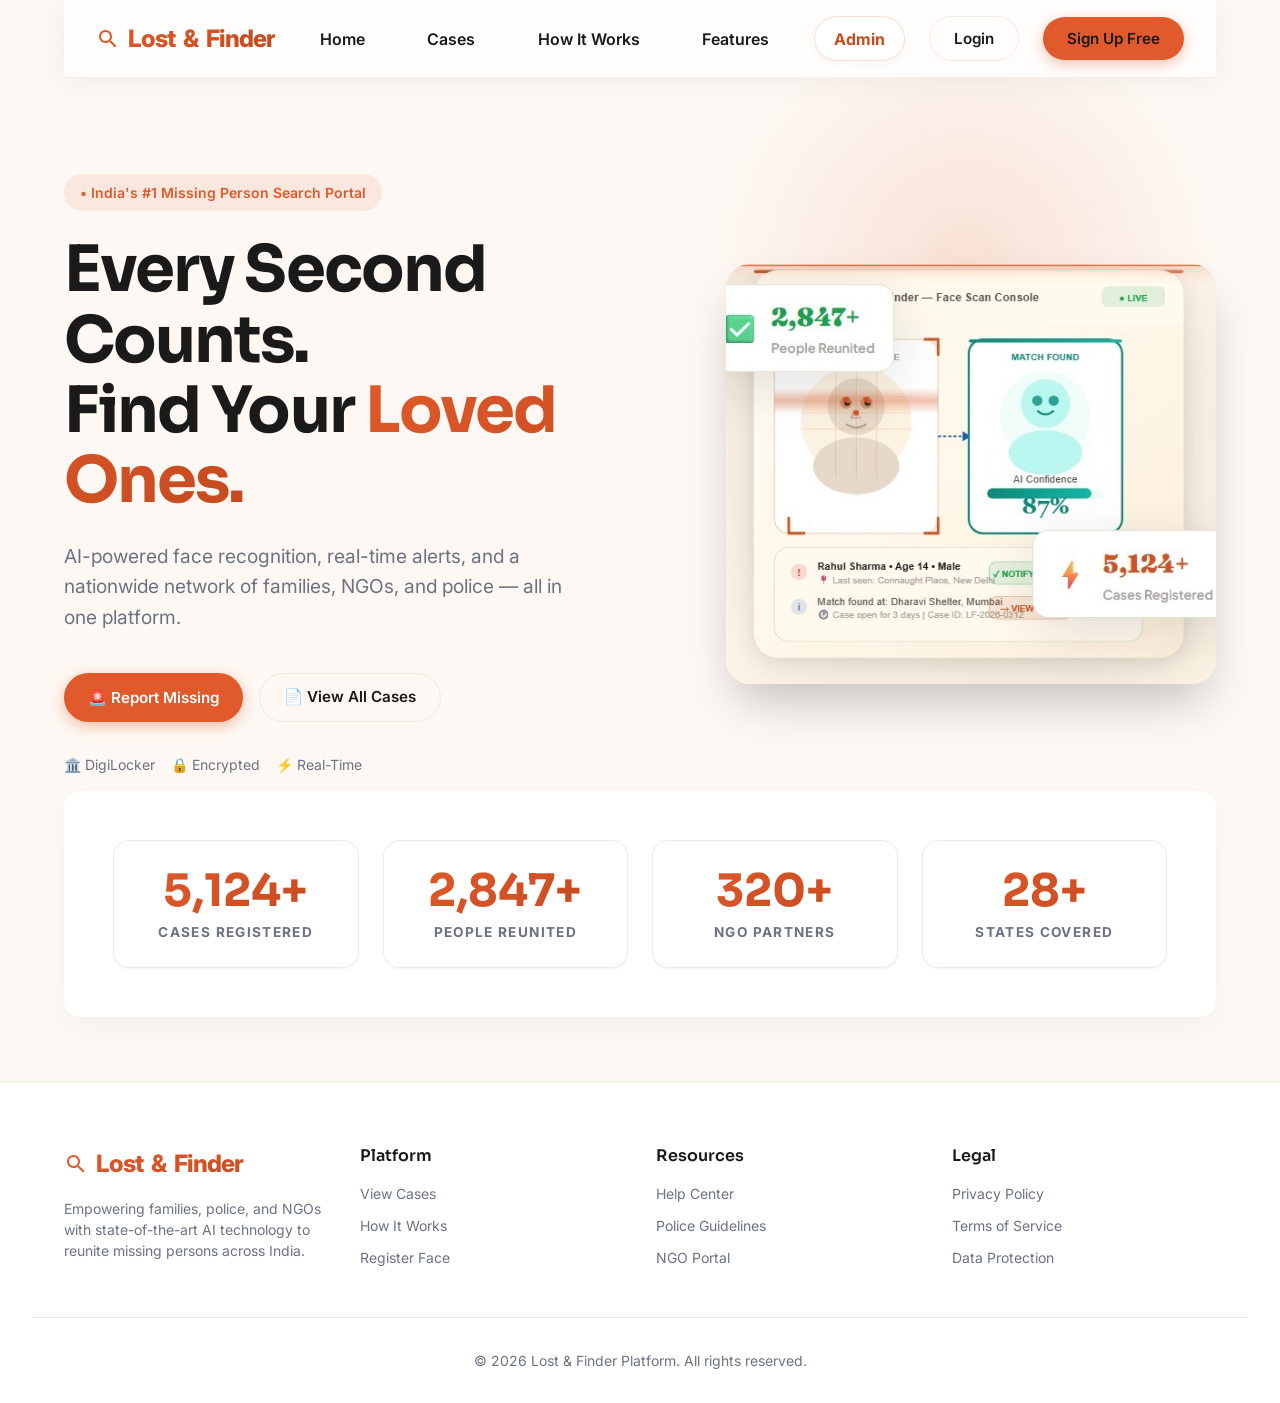
<file: frontend/index.html>
<!DOCTYPE html>
<html lang="en">
<head>
    <meta charset="UTF-8">
    <meta name="viewport" content="width=device-width, initial-scale=1.0">
    <title>Lost & Finder | India's #1 Missing Person Portal</title>
    <link rel="stylesheet" href="css/main.css">
    <link rel="stylesheet" href="css/home.css">
</head>
<body>
    <div id="toast-container"></div>

    <div class="container">
        <nav class="navbar">
            <div class="logo">
                <svg width="24" height="24" viewBox="0 0 24 24" fill="none" xmlns="http://www.w3.org/2000/svg">
                    <path d="M15.5 14H14.71L14.43 13.73C15.41 12.59 16 11.11 16 9.5C16 5.91 13.09 3 9.5 3C5.91 3 3 5.91 3 9.5C3 13.09 5.91 16 9.5 16C11.11 16 12.59 15.41 13.73 14.43L14 14.71V15.5L19 20.49L20.49 19L15.5 14ZM9.5 14C7.01 14 5 11.99 5 9.5C5 7.01 7.01 5 9.5 5C11.99 5 14 7.01 14 9.5C14 11.99 11.99 14 9.5 14Z" fill="var(--primary-orange)"/>
                </svg>
                Lost <span>&</span> Finder
            </div>
            <div class="nav-links desktop">
                <a href="#">Home</a>
<a href="cases.html">Cases</a>
                <a href="howitworks.html">How It Works</a>
                <a href="features.html">Features</a>
            </div>
            <div class="nav-links">
                <a href="admin-login.html" class="admin-link">Admin</a>
                <button class="btn btn-outline" onclick="openLoginModal()">Login</button>
                <button class="btn btn-primary" onclick="openRegisterModal()">Sign Up Free</button>
            </div>
        </nav>

        <main class="hero">
            <div class="hero-content">
                <span style="background: rgba(224, 90, 43, 0.1); color: var(--primary-orange); padding: 0.5rem 1rem; border-radius: 2rem; font-size: 0.875rem; font-weight: 600; display: inline-block; margin-bottom: 1.5rem;">
                    • India's #1 Missing Person Search Portal
                </span>
                <h1>Every Second Counts.<br>Find Your <span>Loved Ones.</span></h1>
                <p>AI-powered face recognition, real-time alerts, and a nationwide network of families, NGOs, and police — all in one platform.</p>
                <div class="hero-actions">
                    <button class="btn btn-primary" onclick="openLoginModal()">🚨 Report Missing</button>
                    <a class="btn btn-outline" href="cases.html">📄 View All Cases</a>
                </div>
                <div style="display: flex; gap: 1rem; margin-top: 2rem; flex-wrap: wrap;">
                    <span class="text-sm text-muted">🏛️ DigiLocker</span>
                    <span class="text-sm text-muted">🔒 Encrypted</span>
                    <span class="text-sm text-muted">⚡ Real-Time</span>
                </div>
            </div>
            <div class="hero-image-container">
                <img src="img/hero-preview.png" alt="Facial Recognition Dashboard Preview" style="width: 100%; display: block;">
            </div>
        </main>

        <section class="stats-section">
            <div class="stat-item">
                <h3 id="stat-cases">5,124+</h3>
                <p>Cases Registered</p>
            </div>
            <div class="stat-item">
                <h3 id="stat-reunited">2,847+</h3>
                <p>People Reunited</p>
            </div>
            <div class="stat-item">
                <h3 id="stat-ngos">320+</h3>
                <p>NGO Partners</p>
            </div>
            <div class="stat-item">
                <h3 id="stat-states">28+</h3>
                <p>States Covered</p>
            </div>
        </section>
    </div>

    <!-- Footer -->
    <footer style="background: var(--bg-white); border-top: 1px solid var(--border-light); padding: 4rem 2rem 2rem; margin-top: 4rem;">
        <div class="container" style="display: grid; grid-template-columns: repeat(auto-fit, minmax(200px, 1fr)); gap: 2rem;">
            <div>
                <div class="logo" style="margin-bottom: 1rem;">
                    <svg width="24" height="24" viewBox="0 0 24 24" fill="none" xmlns="http://www.w3.org/2000/svg">
                        <path d="M15.5 14H14.71L14.43 13.73C15.41 12.59 16 11.11 16 9.5C16 5.91 13.09 3 9.5 3C5.91 3 3 5.91 3 9.5C3 13.09 5.91 16 9.5 16C11.11 16 12.59 15.41 13.73 14.43L14 14.71V15.5L19 20.49L20.49 19L15.5 14ZM9.5 14C7.01 14 5 11.99 5 9.5C5 7.01 7.01 5 9.5 5C11.99 5 14 7.01 14 9.5C14 11.99 11.99 14 9.5 14Z" fill="var(--primary-orange)"/>
                    </svg>
                    Lost <span>&</span> Finder
                </div>
                <p class="text-muted text-sm">Empowering families, police, and NGOs with state-of-the-art AI technology to reunite missing persons across India.</p>
            </div>
            <div>
                <h4 style="margin-bottom: 1rem; font-weight: 600;">Platform</h4>
                <ul style="list-style: none; padding: 0; display: flex; flex-direction: column; gap: 0.5rem;">
                    <li><a href="cases.html" class="text-muted text-sm" style="text-decoration: none;">View Cases</a></li>
                    <li><a href="howitworks.html" class="text-muted text-sm" style="text-decoration: none;">How It Works</a></li>
                    <li><a href="#" class="text-muted text-sm" style="text-decoration: none;" onclick="openRegisterModal()">Register Face</a></li>
                </ul>
            </div>
            <div>
                <h4 style="margin-bottom: 1rem; font-weight: 600;">Resources</h4>
                <ul style="list-style: none; padding: 0; display: flex; flex-direction: column; gap: 0.5rem;">
                    <li><a href="#" class="text-muted text-sm" style="text-decoration: none;">Help Center</a></li>
                    <li><a href="#" class="text-muted text-sm" style="text-decoration: none;">Police Guidelines</a></li>
                    <li><a href="#" class="text-muted text-sm" style="text-decoration: none;">NGO Portal</a></li>
                </ul>
            </div>
            <div>
                <h4 style="margin-bottom: 1rem; font-weight: 600;">Legal</h4>
                <ul style="list-style: none; padding: 0; display: flex; flex-direction: column; gap: 0.5rem;">
                    <li><a href="#" class="text-muted text-sm" style="text-decoration: none;">Privacy Policy</a></li>
                    <li><a href="#" class="text-muted text-sm" style="text-decoration: none;">Terms of Service</a></li>
                    <li><a href="#" class="text-muted text-sm" style="text-decoration: none;">Data Protection</a></li>
                </ul>
            </div>
        </div>
        <div style="border-top: 1px solid var(--border-light); margin-top: 3rem; padding-top: 2rem; text-align: center;">
            <p class="text-muted text-sm">© 2026 Lost & Finder Platform. All rights reserved.</p>
        </div>
    </footer>

    <!-- Login Modal -->
    <div class="modal-overlay" id="loginModal">
        <div class="modal-content">
            <div class="modal-header">
                <h2>Login</h2>
                <button class="close-btn" onclick="closeModals()">&times;</button>
            </div>
            <form id="loginForm" onsubmit="handleLogin(event)">
                <div class="form-group">
                    <label>Email Address</label>
                    <input type="email" id="loginEmail" class="form-control" required>
                </div>
                <div class="form-group">
                    <label>Password</label>
                    <input type="password" id="loginPassword" class="form-control" required>
                </div>
                <button type="submit" class="btn btn-primary" style="width: 100%; margin-top: 1rem;">Login securely</button>
            </form>
            <p class="text-center mt-4 text-sm">
                Don't have an account? <span class="text-primary" onclick="openRegisterModal()">Sign Up</span>
            </p>
        </div>
    </div>

    <!-- Register Modal -->
    <div class="modal-overlay" id="registerModal">
        <div class="modal-content">
            <div class="modal-header">
                <h2>Create Account</h2>
                <button class="close-btn" onclick="closeModals()">&times;</button>
            </div>
            <form id="registerForm" onsubmit="handleRegister(event)">
                <div class="form-group">
                    <label>Full Name</label>
                    <input type="text" id="regName" class="form-control" required>
                </div>
                <div class="form-group">
                    <label>Mobile Number</label>
                    <input type="tel" id="regMobile" class="form-control" required>
                </div>
                <div class="form-group">
                    <label>Email Address</label>
                    <input type="email" id="regEmail" class="form-control" required>
                </div>
                <div class="form-group">
                    <label>Password</label>
                    <input type="password" id="regPassword" class="form-control" required placeholder="Min 8 chars, 1 uppercase, 1 digit">
                </div>
                <button type="submit" class="btn btn-primary" style="width: 100%; margin-top: 1rem;">Register Now</button>
            </form>
            <p class="text-center mt-4 text-sm">
                Already registered? <span class="text-primary" onclick="openLoginModal()">Login</span>
            </p>
        </div>
    </div>

    <script src="js/api.js"></script>
    <script src="js/auth.js"></script>
</body>
</html>
</file>
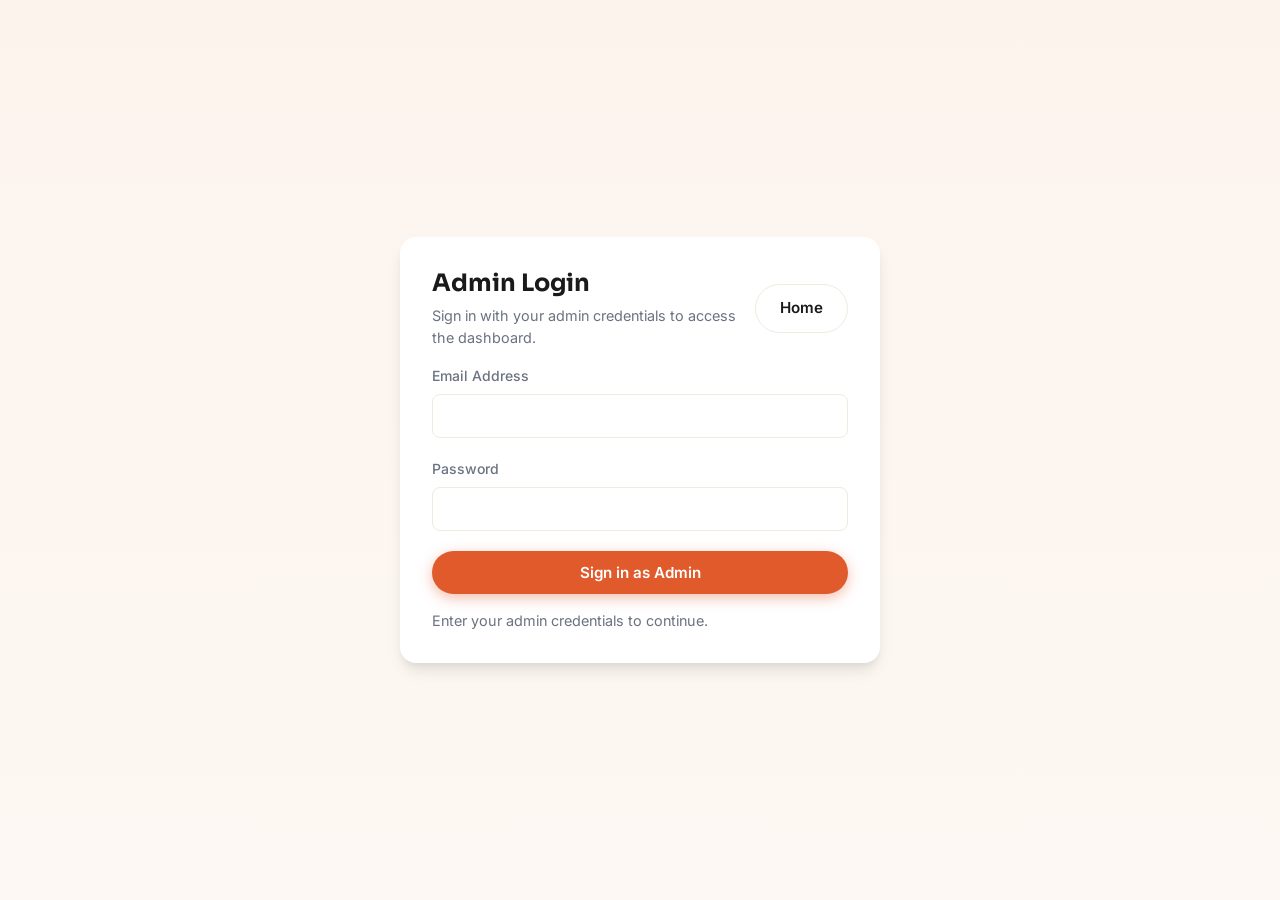
<file: frontend/admin-login.html>
<!DOCTYPE html>
<html lang="en">
<head>
    <meta charset="UTF-8">
    <meta name="viewport" content="width=device-width, initial-scale=1.0">
    <title>Admin Login | Lost & Finder</title>
    <link rel="stylesheet" href="css/main.css">
    <style>
        .auth-page {
            min-height: 100vh;
            display: flex;
            align-items: center;
            justify-content: center;
            padding: 2rem;
            background: linear-gradient(180deg, rgba(224,90,43,0.03), rgba(255,255,255,0));
        }
        .auth-card {
            width: 100%;
            max-width: 480px;
            background: var(--bg-white);
            border-radius: var(--radius-lg);
            padding: 2rem;
            box-shadow: var(--shadow-lg);
        }
        .auth-card h2 { margin-bottom: 0.5rem; }
        .auth-footer { margin-top: 1rem; display:flex; justify-content:space-between; align-items:center; }
        .hint { font-size: 0.9rem; color: var(--text-muted); }
    </style>
</head>
<body>
    <div id="toast-container"></div>
    <div class="auth-page">
        <div class="auth-card">
            <div style="display:flex; justify-content:space-between; align-items:center; margin-bottom:1rem;">
                <div>
                    <h2>Admin Login</h2>
                    <p class="hint">Sign in with your admin credentials to access the dashboard.</p>
                </div>
                <div>
                    <a href="index.html" class="btn btn-outline">Home</a>
                </div>
            </div>

            <form id="adminLoginForm" novalidate>
                <div class="form-group">
                    <label>Email Address</label>
                    <input type="email" id="loginEmail" class="form-control" required autocomplete="username">
                    <div class="error-message" id="emailError" style="color:#dc2626; font-size:0.9rem; margin-top:0.5rem; display:none;"></div>
                </div>
                <div class="form-group">
                    <label>Password</label>
                    <input type="password" id="loginPassword" class="form-control" required autocomplete="current-password">
                    <div class="error-message" id="passwordError" style="color:#dc2626; font-size:0.9rem; margin-top:0.5rem; display:none;"></div>
                </div>
                <button type="submit" class="btn btn-primary" style="width:100%">Sign in as Admin</button>
            </form>

            <div class="auth-footer">
                <div class="hint">Enter your admin credentials to continue.</div>
                <div></div>
            </div>
        </div>
    </div>

    <script src="js/api.js"></script>
    <script src="js/auth.js"></script>
    <script>
        // Client-side validation for admin login
        document.getElementById('adminLoginForm').addEventListener('submit', async function(e) {
            e.preventDefault();
            const emailEl = document.getElementById('loginEmail');
            const passEl = document.getElementById('loginPassword');
            const emailErr = document.getElementById('emailError');
            const passErr = document.getElementById('passwordError');

            emailErr.style.display = 'none'; passErr.style.display = 'none';
            let ok = true;

            const email = emailEl.value.trim();
            const password = passEl.value;
            const emailRe = /^[^@\s]+@[^@\s]+\.[^@\s]+$/;
            if (!email) { emailErr.innerText = 'Email is required.'; emailErr.style.display = 'block'; ok = false; }
            else if (!emailRe.test(email)) { emailErr.innerText = 'Please enter a valid email address.'; emailErr.style.display = 'block'; ok = false; }

            if (!password) { passErr.innerText = 'Password is required.'; passErr.style.display = 'block'; ok = false; }
            else if (password.length < 8) { passErr.innerText = 'Password must be at least 8 characters.'; passErr.style.display = 'block'; ok = false; }

            if (!ok) return;

            // Call shared login handler (auth.js)
            try {
                await handleLogin(e);
            } catch (err) {
                // handleLogin shows toast; optionally display inline message
                // If API returns 401/403, show inline error near password
                passErr.innerText = err?.message || 'Login failed. Please check credentials.';
                passErr.style.display = 'block';
            }
        });
    </script>
</body>
</html>
</file>
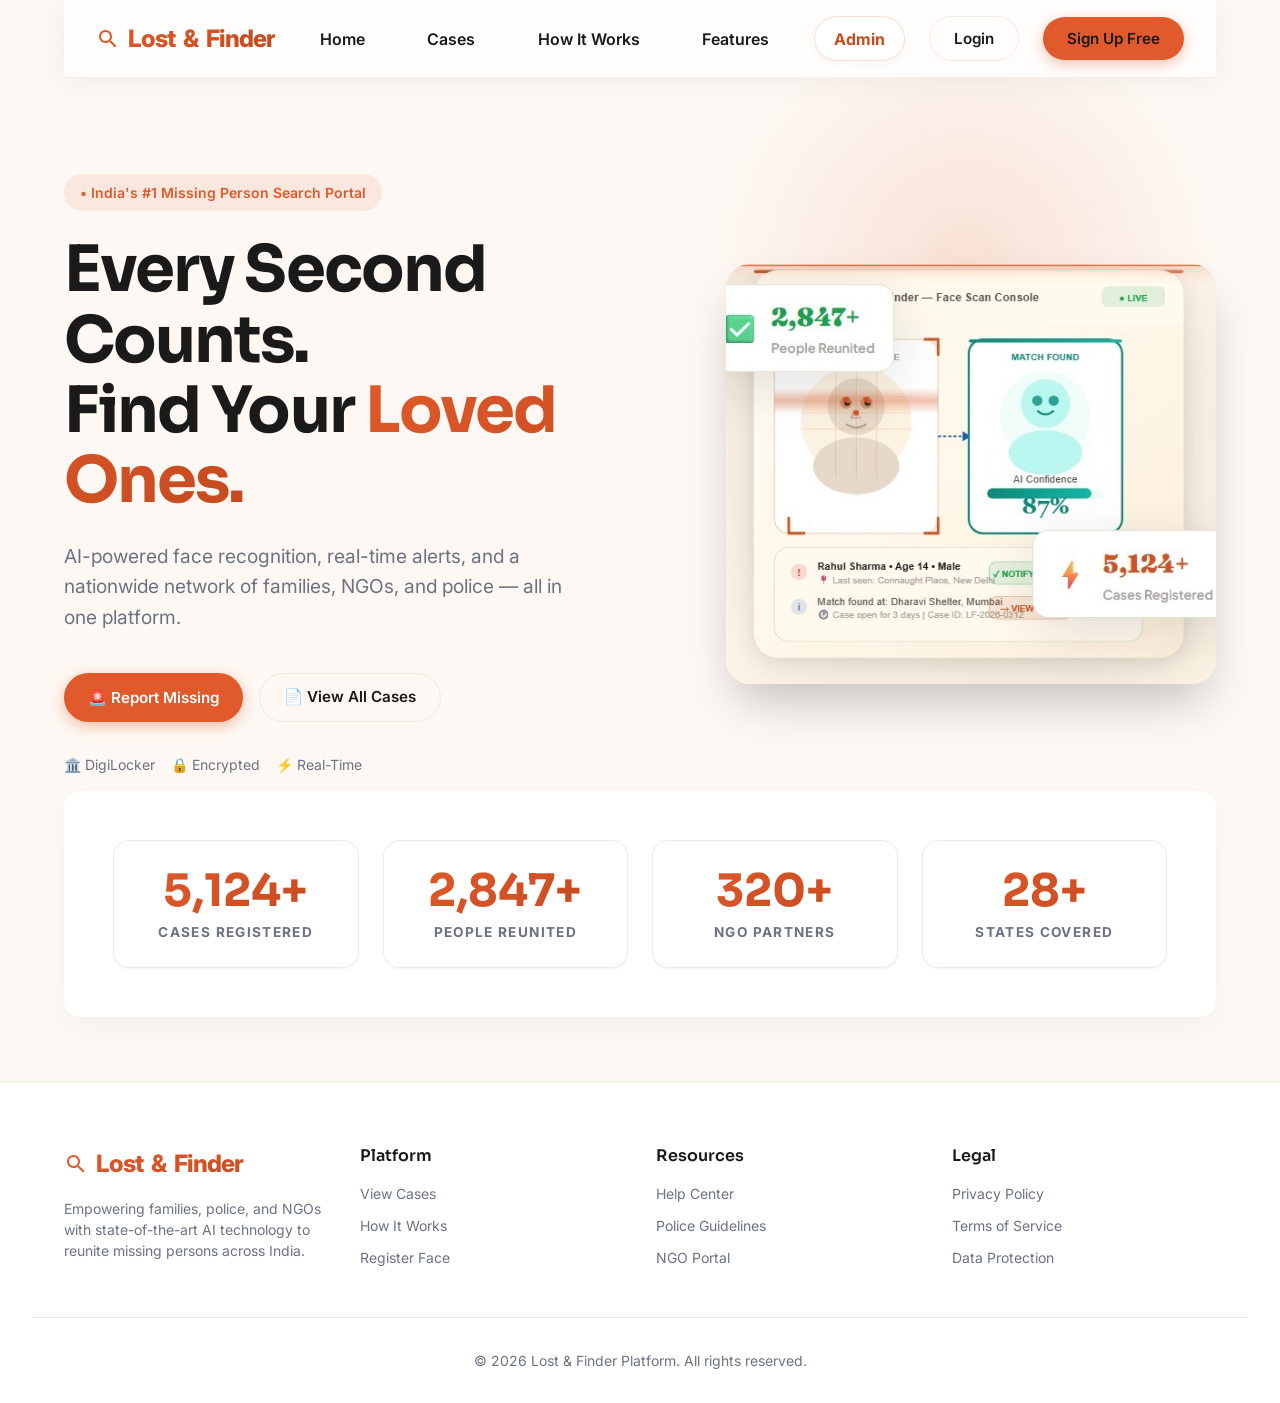
<file: frontend/admin.html>
<!DOCTYPE html>
<html lang="en">
<head>
    <meta charset="UTF-8">
    <meta name="viewport" content="width=device-width, initial-scale=1.0">
    <title>Admin Panel | Lost & Finder</title>
    <link rel="stylesheet" href="css/main.css">
    <link rel="stylesheet" href="css/dashboard.css">
    <style>
        .table {
            width: 100%;
            border-collapse: collapse;
            background: white;
            border-radius: var(--radius-md);
            overflow: hidden;
            box-shadow: var(--shadow-sm);
        }
        .table th, .table td {
            padding: 1rem;
            text-align: left;
            border-bottom: 1px solid var(--border-light);
        }
        .table th {
            background: #f8f9fa;
            font-weight: 600;
            color: var(--text-muted);
        }
        .status-badge {
            padding: 0.25rem 0.75rem;
            border-radius: 1rem;
            font-size: 0.8rem;
            font-weight: 500;
            text-transform: capitalize;
        }
        .status-pending { background: #fef3c7; color: #d97706; }
        .status-approved { background: #d1fae5; color: #059669; }
        .status-rejected { background: #fee2e2; color: #dc2626; }
        .status-found { background: #dbeafe; color: #2563eb; }
    </style>
</head>
<body>
    <div id="toast-container"></div>

    <div class="dashboard-layout">
        <!-- Sidebar -->
        <aside class="sidebar">
            <div class="sidebar-header">
                <div class="logo">
                    <span style="color:red">Admin</span> Panel
                </div>
            </div>
            <div class="menu-items">
                <div class="menu-item active" onclick="loadAdminView('reports')">📄 Manage Reports</div>
                <div class="menu-item" onclick="loadAdminView('users')">👥 Manage Users</div>
                <div style="margin-top: auto; border-top: 1px solid var(--border-light); padding-top: 1rem; margin-top: 1rem;">
                    <div class="menu-item" onclick="logout()">🚪 Logout</div>
                </div>
            </div>
        </aside>

        <!-- Main Content -->
        <main class="main-content">
            <header class="topbar">
                <h2 id="topbar-title">Admin Dashboard</h2>
                <div class="user-profile">
                    <div class="avatar" style="background: red;">A</div>
                    <span style="font-weight: 500;">Super Admin</span>
                </div>
            </header>

            <div class="content-area" id="adminContentArea">
                <!-- Content gets injected here -->
            </div>
        </main>
    </div>

    <!-- View Templates -->
    <template id="tpl-reports">
        <div class="page-title">
            <h1>Manage Reports</h1>
            <p class="text-muted">Approve, reject, or mark cases as found.</p>
        </div>
        <div style="display:flex; justify-content:space-between; align-items:center; gap:1rem; margin-bottom:1rem;">
            <div style="flex:1; max-width:420px;">
                <input id="adminReportSearch" class="form-control search" placeholder="Search reports by name, id, or status" />
            </div>
            <div style="display:flex; gap:0.5rem; align-items:center;">
                <div class="hint text-muted">Showing <span id="reportsCount">0</span> reports</div>
            </div>
        </div>

        <table class="table" id="reportsTable">
            <thead>
                <tr>
                    <th>Report ID</th>
                    <th>Name</th>
                    <th>Date Registered</th>
                    <th>Status</th>
                    <th>Actions</th>
                </tr>
            </thead>
            <tbody>
                <!-- Populated by JS -->
            </tbody>
        </table>

        <div style="display:flex; justify-content:space-between; align-items:center; margin-top:1rem;">
            <div class="hint text-muted">Page <span id="reportsPage">1</span></div>
            <div>
                <button class="btn btn-outline" id="prevPage">Prev</button>
                <button class="btn btn-outline" id="nextPage">Next</button>
            </div>
        </div>
    </template>

    <template id="tpl-users">
        <div class="page-title">
            <h1>Manage Users</h1>
            <p class="text-muted">View or delete user accounts.</p>
        </div>
        <table class="table" id="usersTable">
            <thead>
                <tr>
                    <th>Name</th>
                    <th>Email</th>
                    <th>Mobile</th>
                    <th>Joined</th>
                    <th>Actions</th>
                </tr>
            </thead>
            <tbody>
                <!-- Populated by JS -->
            </tbody>
        </table>
    </template>

    <script src="js/api.js"></script>
    <script src="js/admin.js"></script>
</body>
</html>
</file>
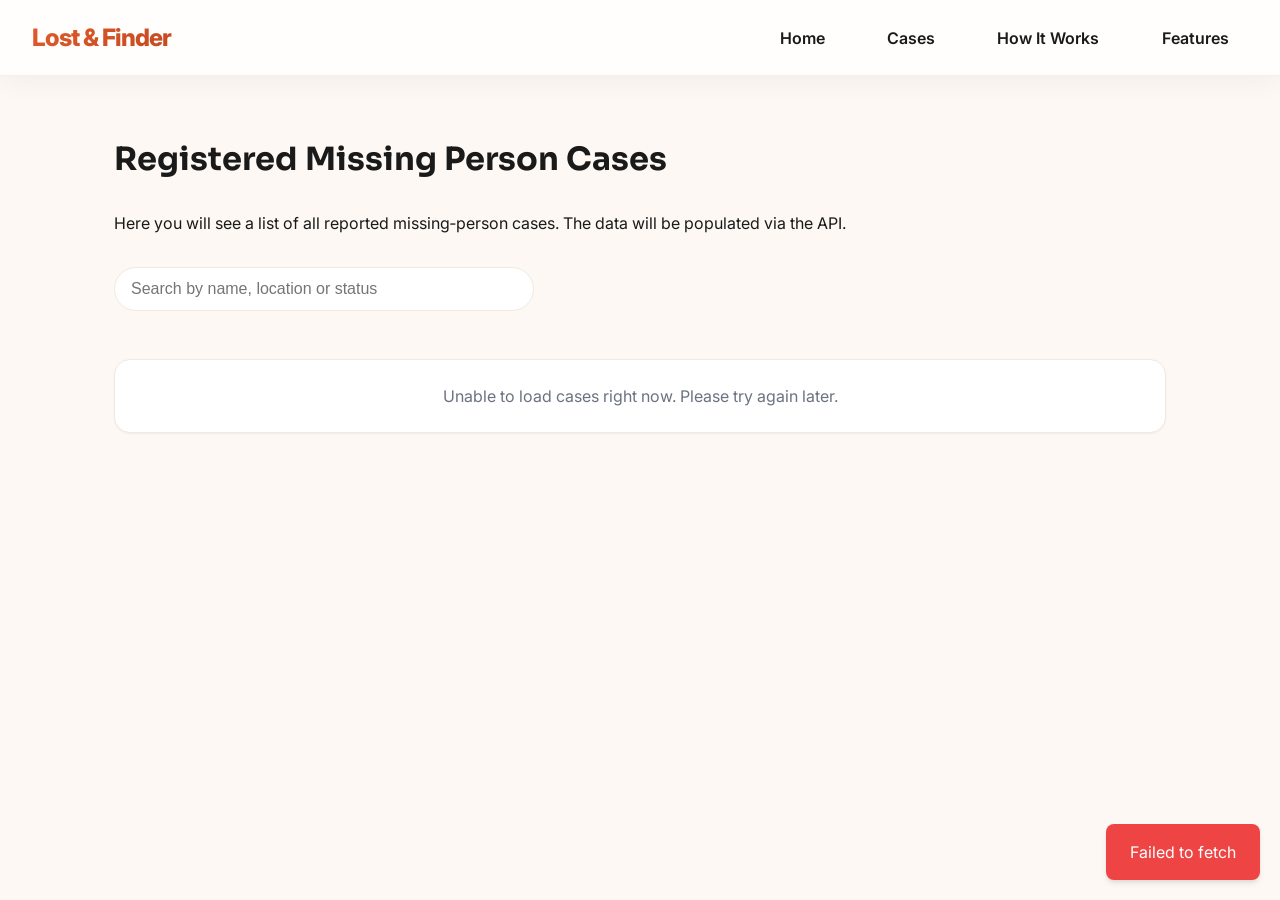
<file: frontend/cases.html>
<!DOCTYPE html>
<html lang="en">
<head>
    <meta charset="UTF-8">
    <meta name="viewport" content="width=device-width, initial-scale=1.0">
    <title>Cases | Lost & Finder</title>
    <link rel="stylesheet" href="css/main.css">
</head>
<body>
    <div id="toast-container"></div>
    <header>
        <nav class="navbar">
            <div class="logo"><a href="index.html">Lost & Finder</a></div>
            <div class="nav-links desktop">
                <a href="index.html">Home</a>
                <a href="cases.html">Cases</a>
                <a href="howitworks.html">How It Works</a>
                <a href="features.html">Features</a>
            </div>
        </nav>
    </header>
    <main class="content">
        <h1>Registered Missing Person Cases</h1>
        <p>Here you will see a list of all reported missing‑person cases. The data will be populated via the API.</p>
        <!-- Controls: search / filters -->
        <div class="controls">
            <input id="caseSearch" class="form-control search" placeholder="Search by name, location or status" />
        </div>
        <!-- Placeholder for a dynamic case list -->
        <div id="casesList">Loading cases...</div>
    </main>
    <script src="js/api.js"></script>
    <script src="js/cases.js"></script>
</body>
</html>
</file>
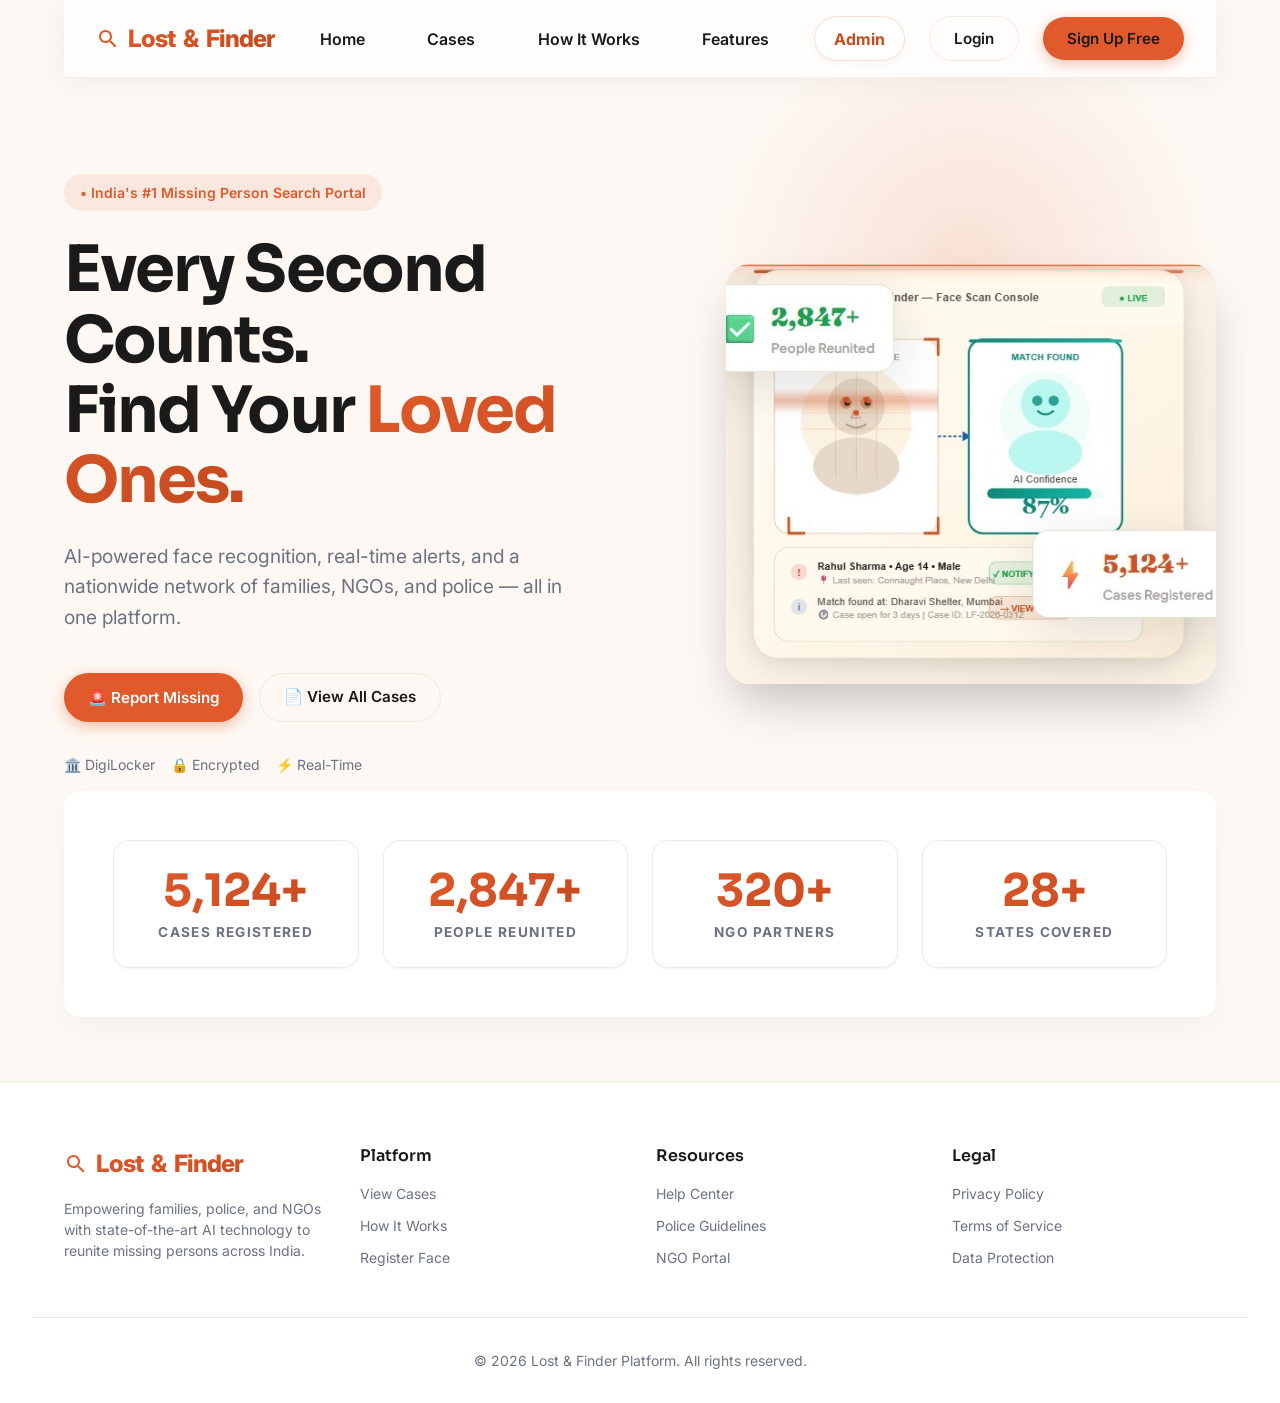
<file: frontend/dashboard.html>
<!DOCTYPE html>
<html lang="en">
<head>
    <meta charset="UTF-8">
    <meta name="viewport" content="width=device-width, initial-scale=1.0">
    <title>Dashboard | Lost & Finder</title>
    <link rel="stylesheet" href="css/main.css">
    <link rel="stylesheet" href="css/dashboard.css">
</head>
<body>
    <div id="toast-container"></div>

    <div class="dashboard-layout">
        <!-- Sidebar -->
        <aside class="sidebar">
            <div class="sidebar-header">
                <div class="logo">
                    <svg width="24" height="24" viewBox="0 0 24 24" fill="none" xmlns="http://www.w3.org/2000/svg">
                        <path d="M15.5 14H14.71L14.43 13.73C15.41 12.59 16 11.11 16 9.5C16 5.91 13.09 3 9.5 3C5.91 3 3 5.91 3 9.5C3 13.09 5.91 16 9.5 16C11.11 16 12.59 15.41 13.73 14.43L14 14.71V15.5L19 20.49L20.49 19L15.5 14ZM9.5 14C7.01 14 5 11.99 5 9.5C5 7.01 7.01 5 9.5 5C11.99 5 14 7.01 14 9.5C14 11.99 11.99 14 9.5 14Z" fill="var(--primary-orange)"/>
                    </svg>
                    L&F
                </div>
            </div>
            <div class="menu-items">
                <div class="menu-item active" onclick="loadView('overview')">📊 Overview</div>
                <div class="menu-item" onclick="loadView('reportMissing')">🚨 Report Missing</div>
                <div class="menu-item" onclick="loadView('addFamily')">👨‍👩‍👧 Add Family Member</div>
                <div class="menu-item" onclick="loadView('searchFace')">🔍 Search by Face</div>
                <div class="menu-item" onclick="loadView('searchDetails')">📝 Search by Details</div>
                <div class="menu-item" onclick="loadView('myReports')">📄 My Reports</div>
                <div class="menu-item" onclick="loadView('notifications')">🔔 Notifications</div>
                <div style="margin-top: auto; border-top: 1px solid var(--border-light); padding-top: 1rem; margin-top: 1rem;">
                    <div class="menu-item" onclick="logout()">🚪 Logout</div>
                </div>
            </div>
        </aside>

        <!-- Main Content -->
        <main class="main-content">
            <header class="topbar">
                <h2 id="topbar-title">Dashboard</h2>
                <div class="user-profile">
                    <div class="notification-bell" onclick="loadView('notifications')">
                        🔔 <span class="badge" id="notifBadge" style="display: none;">0</span>
                    </div>
                    <div class="avatar" id="userAvatar">U</div>
                    <span id="userName" style="font-weight: 500;">User</span>
                </div>
            </header>

            <div class="content-area" id="contentArea">
                <!-- Content gets injected here -->
            </div>
        </main>
    </div>

    <!-- View Templates (Hidden) -->
    <template id="tpl-overview">
        <div class="page-title">
            <h1>Welcome back, <span id="overviewName">User</span></h1>
            <p class="text-muted">Here is an overview of your activity.</p>
        </div>
        <div class="grid">
            <div class="card" style="border-top: 4px solid var(--primary-orange)">
                <h3>My Active Reports</h3>
                <h1 id="countReports" style="font-size: 3rem; margin-top: 1rem;">0</h1>
            </div>
            <div class="card" style="border-top: 4px solid var(--accent-blue)">
                <h3>Family Members Registered</h3>
                <h1 id="countFamily" style="font-size: 3rem; margin-top: 1rem;">0</h1>
            </div>
        </div>
    </template>

    <template id="tpl-reportMissing">
        <div class="page-title">
            <h1>Report Missing Person</h1>
            <p class="text-muted">Provide accurate details to help locate the person faster.</p>
        </div>
        <div class="card" style="max-width: 800px;">
            <form id="reportForm" onsubmit="submitReport(event)">
                <div class="form-grid">
                    <div class="form-group">
                        <label>Name (If known)</label>
                        <input type="text" name="name" class="form-control">
                    </div>
                    <div class="form-group">
                        <label>Approx Age</label>
                        <input type="number" name="age" class="form-control">
                    </div>
                    <div class="form-group">
                        <label>Gender</label>
                        <select name="gender" class="form-control">
                            <option value="Male">Male</option>
                            <option value="Female">Female</option>
                            <option value="Other">Other</option>
                        </select>
                    </div>
                    <div class="form-group">
                        <label>Contact Number</label>
                        <input type="tel" name="contact" class="form-control" required>
                    </div>
                    <div class="form-group full">
                        <label>Clothes Description</label>
                        <input type="text" name="clothes" class="form-control" placeholder="E.g. Red shirt, blue jeans">
                    </div>
                    <div class="form-group full">
                        <label>Last Seen / Found Location</label>
                        <input type="text" name="location" class="form-control" required>
                    </div>
                    <div class="form-group full">
                        <label>Date</label>
                        <input type="date" name="date" class="form-control" required>
                    </div>
                    <div class="form-group full">
                        <label>Recent Photo (Required for AI Match)</label>
                        <input type="file" name="photo" class="form-control" accept="image/*" required>
                    </div>
                    <div class="form-group full">
                        <label>Extra Notes</label>
                        <textarea name="notes" class="form-control" rows="3"></textarea>
                    </div>
                </div>
                <button type="submit" class="btn btn-primary" id="btnReportSubmit">Submit Report</button>
            </form>
        </div>
    </template>

    <template id="tpl-addFamily">
        <div class="page-title">
            <h1>Add Family Member</h1>
            <p class="text-muted">Register your family member's face for automated match alerts.</p>
        </div>
        <div class="card" style="max-width: 800px;">
            <form id="familyForm" onsubmit="submitFamily(event)">
                <div class="form-grid">
                    <div class="form-group">
                        <label>Name</label>
                        <input type="text" name="name" class="form-control" required>
                    </div>
                    <div class="form-group">
                        <label>Relation</label>
                        <input type="text" name="relation" class="form-control" required placeholder="E.g. Son, Mother">
                    </div>
                    <div class="form-group full">
                        <label>Clear Photo of Face</label>
                        <input type="file" name="photo" class="form-control" accept="image/*" required>
                    </div>
                </div>
                <button type="submit" class="btn btn-primary" id="btnFamilySubmit">Register Family Member</button>
            </form>
        </div>
    </template>

    <template id="tpl-searchFace">
        <div class="page-title">
            <h1>Search by Face</h1>
            <p class="text-muted">Upload an image of a person to check against our missing database.</p>
        </div>
        <div class="card" style="max-width: 600px;">
            <form id="searchFaceForm" onsubmit="submitFaceSearch(event)">
                <div class="form-group">
                    <label>Upload Image</label>
                    <input type="file" name="photo" class="form-control" accept="image/*" required id="searchPhotoInput">
                </div>
                <button type="submit" class="btn btn-primary" id="btnFaceSearch">Scan Database</button>
            </form>
        </div>
        <div id="searchResults" style="margin-top: 2rem;" class="grid"></div>
    </template>

    <template id="tpl-searchDetails">
        <div class="page-title">
            <h1>Search by Details</h1>
            <p class="text-muted">Search missing persons by keywords like red shirt, cutmark, location, or name.</p>
        </div>
        <div class="card" style="max-width: 600px;">
            <form id="searchDetailsForm" onsubmit="submitTextSearch(event)">
                <div class="form-group">
                    <label>Keywords (e.g. Red shirt, Delhi, cutmark)</label>
                    <input type="text" name="q" id="searchKeywordInput" class="form-control" placeholder="Enter keywords to search..." required>
                </div>
                <button type="submit" class="btn btn-primary" id="btnTextSearch">Search Database</button>
            </form>
        </div>
        <div id="textSearchResults" style="margin-top: 2rem;" class="grid"></div>
    </template>

    <template id="tpl-myReports">
        <div class="page-title">
            <h1>My Reports</h1>
            <p class="text-muted">Cases you have registered.</p>
        </div>
        <div id="reportsList" class="grid">
            <!-- Rendered by JS -->
        </div>
    </template>

    <template id="tpl-notifications">
        <div class="page-title">
            <div style="display:flex; justify-content:space-between; align-items:center;">
                <div>
                    <h1>Notifications</h1>
                    <p class="text-muted">Alerts and updates about your cases.</p>
                </div>
                <button class="btn btn-outline" onclick="markAllRead()">Mark all as read</button>
            </div>
        </div>
        <div id="notificationsList" style="display:flex; flex-direction:column; gap:1rem; max-width:800px;">
            <!-- Rendered by JS -->
        </div>
    </template>

    <script src="js/api.js"></script>
    <script src="js/dashboard.js"></script>
</body>
</html>
</file>
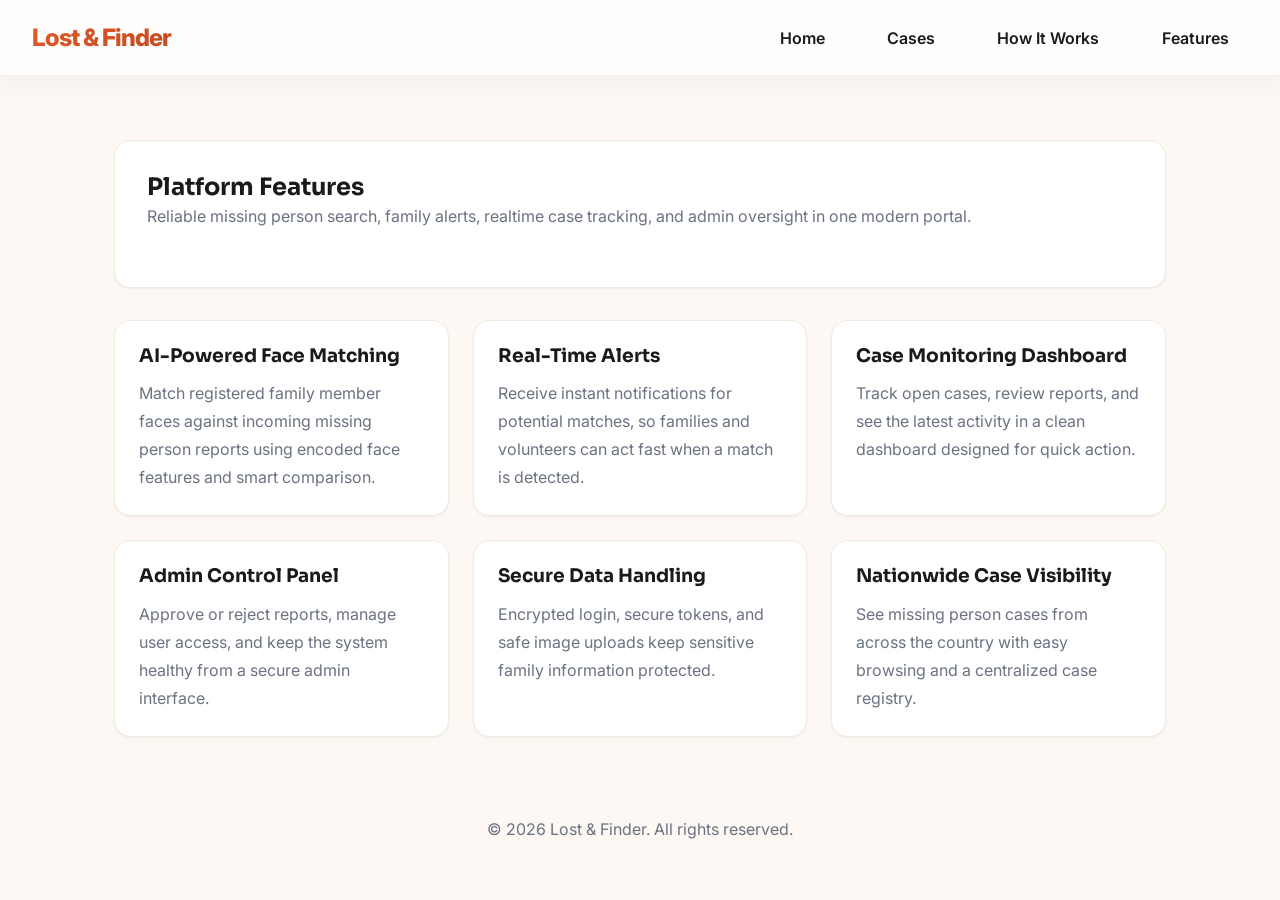
<file: frontend/features.html>
<!DOCTYPE html>
<html lang="en">
<head>
    <meta charset="UTF-8">
    <meta name="viewport" content="width=device-width, initial-scale=1.0">
    <title>Features | Lost & Finder</title>
    <link rel="stylesheet" href="css/main.css">
</head>
<body>
    <div id="toast-container"></div>

    <header class="navbar">
        <div class="logo"><a href="index.html">Lost & Finder</a></div>
        <div class="nav-links desktop">
            <a href="index.html">Home</a>
            <a href="cases.html">Cases</a>
            <a href="howitworks.html">How It Works</a>
            <a href="features.html">Features</a>
        </div>
    </header>

    <main class="content">
        <section class="section">
            <div class="page-title">
                <h1>Platform Features</h1>
                <p class="text-muted">Reliable missing person search, family alerts, realtime case tracking, and admin oversight in one modern portal.</p>
            </div>
        </section>

        <section class="feature-grid">
            <article class="feature-card">
                <h3>AI-Powered Face Matching</h3>
                <p>Match registered family member faces against incoming missing person reports using encoded face features and smart comparison.</p>
            </article>
            <article class="feature-card">
                <h3>Real-Time Alerts</h3>
                <p>Receive instant notifications for potential matches, so families and volunteers can act fast when a match is detected.</p>
            </article>
            <article class="feature-card">
                <h3>Case Monitoring Dashboard</h3>
                <p>Track open cases, review reports, and see the latest activity in a clean dashboard designed for quick action.</p>
            </article>
            <article class="feature-card">
                <h3>Admin Control Panel</h3>
                <p>Approve or reject reports, manage user access, and keep the system healthy from a secure admin interface.</p>
            </article>
            <article class="feature-card">
                <h3>Secure Data Handling</h3>
                <p>Encrypted login, secure tokens, and safe image uploads keep sensitive family information protected.</p>
            </article>
            <article class="feature-card">
                <h3>Nationwide Case Visibility</h3>
                <p>See missing person cases from across the country with easy browsing and a centralized case registry.</p>
            </article>
        </section>
    </main>

    <footer class="footer">
        <p>&copy; 2026 Lost & Finder. All rights reserved.</p>
    </footer>

    <script src="js/api.js"></script>
</body>
</html>
</file>
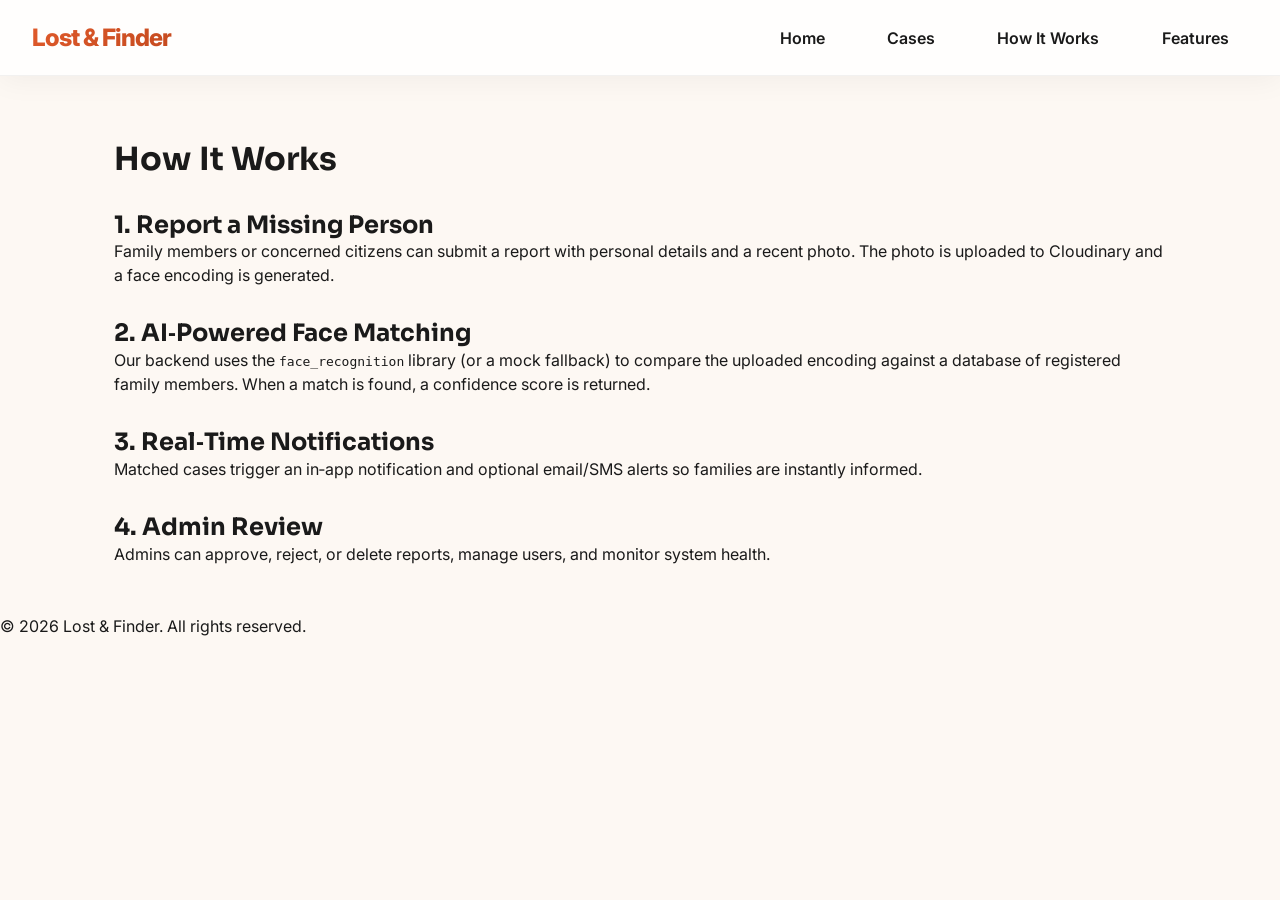
<file: frontend/howitworks.html>
<!DOCTYPE html>
<html lang="en">
<head>
    <meta charset="UTF-8">
    <meta name="viewport" content="width=device-width, initial-scale=1.0">
    <title>How It Works - Lost & Finder</title>
    <link rel="stylesheet" href="css/main.css">
</head>
<body>
    <div id="toast-container"></div>
    <header class="navbar">
        <div class="logo"><a href="index.html">Lost & Finder</a></div>
        <nav class="nav-links desktop">
            <a href="index.html">Home</a>
            <a href="cases.html">Cases</a>
            <a href="howitworks.html">How It Works</a>
            <a href="features.html">Features</a>
        </nav>
    </header>
    <main class="content">
        <h1>How It Works</h1>
        <section>
            <h2>1. Report a Missing Person</h2>
            <p>Family members or concerned citizens can submit a report with personal details and a recent photo. The photo is uploaded to Cloudinary and a face encoding is generated.</p>
        </section>
        <section>
            <h2>2. AI‑Powered Face Matching</h2>
            <p>Our backend uses the <code>face_recognition</code> library (or a mock fallback) to compare the uploaded encoding against a database of registered family members. When a match is found, a confidence score is returned.</p>
        </section>
        <section>
            <h2>3. Real‑Time Notifications</h2>
            <p>Matched cases trigger an in‑app notification and optional email/SMS alerts so families are instantly informed.</p>
        </section>
        <section>
            <h2>4. Admin Review</h2>
            <p>Admins can approve, reject, or delete reports, manage users, and monitor system health.</p>
        </section>
    </main>
    <footer>
        <p>&copy; 2026 Lost & Finder. All rights reserved.</p>
    </footer>
    <script src="js/api.js"></script>
</body>
</html>
</file>
<file: frontend/css/main.css>
@import url('https://fonts.googleapis.com/css2?family=Inter:wght@400;500;600&family=Sora:wght@600;700;800&display=swap');

:root {
  --bg-cream: #FDF8F3;
  --bg-white: #FFFFFF;
  --primary-orange: #E05A2B;
  --primary-dark: #C44A1F;
  --text-dark: #1A1A1A;
  --text-muted: #6B7280;
  --accent-blue: #2563EB;
  --success-green: #10B981;
  --border-light: #F0EAE0;
  --font-display: 'Sora', sans-serif;
  --font-body: 'Inter', sans-serif;
  --shadow-sm: 0 1px 2px 0 rgba(0, 0, 0, 0.05);
  --shadow-md: 0 4px 6px -1px rgba(0, 0, 0, 0.1), 0 2px 4px -1px rgba(0, 0, 0, 0.06);
  --shadow-lg: 0 10px 15px -3px rgba(0, 0, 0, 0.1), 0 4px 6px -2px rgba(0, 0, 0, 0.05);
  --shadow-orange: 0 4px 14px 0 rgba(224, 90, 43, 0.39);
  --radius-md: 0.5rem;
  --radius-lg: 1rem;
  --radius-full: 9999px;
}

* {
  margin: 0;
  padding: 0;
  box-sizing: border-box;
}

body {
  font-family: var(--font-body);
  background-color: var(--bg-cream);
  color: var(--text-dark);
  line-height: 1.5;
  -webkit-font-smoothing: antialiased;
}

h1, h2, h3, h4, h5, h6 {
  font-family: var(--font-display);
  color: var(--text-dark);
  line-height: 1.2;
}

a {
  text-decoration: none;
  color: inherit;
}

button {
  cursor: pointer;
  font-family: inherit;
  border: none;
  outline: none;
}

.container {
  max-width: 1200px;
  margin: 0 auto;
  padding: 0 1.5rem;
}

.navbar {
  display: flex;
  align-items: center;
  justify-content: space-between;
  gap: 1.5rem;
  padding: 1rem 2rem;
  position: sticky;
  top: 0;
  z-index: 50;
  background: rgba(255, 255, 255, 0.8);
  backdrop-filter: blur(12px);
  -webkit-backdrop-filter: blur(12px);
  border-bottom: 1px solid rgba(0,0,0,0.05);
  box-shadow: 0 4px 30px rgba(0, 0, 0, 0.05);
  transition: all 0.3s ease;
  margin-bottom: 1rem;
}

.logo {
  font-size: 1.5rem;
  font-weight: 800;
  letter-spacing: -0.04em;
  display: flex;
  align-items: center;
  gap: 0.5rem;
  background: linear-gradient(135deg, var(--primary-orange), var(--primary-dark));
  -webkit-background-clip: text;
  -webkit-text-fill-color: transparent;
}

.nav-links {
  display: flex;
  align-items: center;
  gap: 1.5rem;
  flex-wrap: wrap;
}

/* Pill style for desktop nav links */
.nav-links.desktop a {
  padding: 0.6rem 1.2rem;
  border-radius: 9999px;
  transition: all 0.25s cubic-bezier(0.4, 0, 0.2, 1);
  font-weight: 600;
  color: var(--text-dark);
  position: relative;
}
.nav-links.desktop a:hover {
  background: rgba(224,90,43,0.1);
  color: var(--primary-orange);
  transform: translateY(-2px);
  box-shadow: 0 4px 12px rgba(224,90,43,0.15);
}

/* Small search control used on cases page */
.controls {
  display: flex;
  gap: 0.75rem;
  align-items: center;
  margin-bottom: 1rem;
}
.controls .form-control.search {
  max-width: 420px;
  padding-left: 1rem;
  border-radius: 9999px;
}

/* Admin link style */
.nav-links .admin-link {
  display: inline-flex;
  align-items: center;
  gap: 0.5rem;
  padding: 0.6rem 1.2rem;
  border-radius: 9999px;
  border: 1px solid rgba(224,90,43,0.2);
  color: var(--primary-dark);
  font-weight: 700;
  background: linear-gradient(180deg, rgba(255,255,255,0.9), rgba(255,255,255,0.5));
  box-shadow: 0 2px 8px rgba(0,0,0,0.04);
}
.nav-links .admin-link:hover {
  background: rgba(224,90,43,0.1);
  color: var(--primary-orange);
  transform: translateY(-2px);
  box-shadow: 0 4px 12px rgba(224,90,43,0.15);
}

.nav-links a,
.nav-links button {
  color: var(--text-dark);
  transition: all 0.25s ease;
}

.nav-links a:hover,
.nav-links button:hover {
  color: var(--primary-orange);
}

.btn {
  display: inline-flex;
  align-items: center;
  justify-content: center;
  padding: 0.75rem 1.5rem;
  font-weight: 600;
  border-radius: var(--radius-full);
  transition: all 0.2s;
  font-size: 0.95rem;
}

.btn-primary {
  background-color: var(--primary-orange);
  color: white;
  box-shadow: var(--shadow-orange);
}

.btn-primary:hover {
  background-color: var(--primary-dark);
  transform: translateY(-1px);
}

.btn-outline {
  background-color: transparent;
  color: var(--text-dark);
  border: 1px solid var(--border-light);
}

.btn-outline:hover {
  background-color: rgba(0,0,0,0.03);
}

.hero {
  display: grid;
  grid-template-columns: 1.1fr 0.9fr;
  gap: 2rem;
  align-items: center;
  padding: 3rem 0 2rem;
}

.hero-content h1 {
  font-size: clamp(2.5rem, 4vw, 4rem);
  line-height: 1.05;
  margin-bottom: 1.25rem;
}

.hero-content p {
  max-width: 55rem;
  margin-top: 1rem;
  color: var(--text-muted);
  font-size: 1.05rem;
}

.hero-actions {
  display: flex;
  flex-wrap: wrap;
  gap: 1rem;
  margin-top: 2rem;
}

.hero-image-container {
  background: #F8F9FA;
  height: 420px;
  border-radius: 1.5rem;
  display: flex;
  align-items: center;
  justify-content: center;
  border: 2px dashed #E9ECEF;
  min-height: 320px;
}

.hero-image-container p {
  color: var(--text-muted);
  font-size: 1rem;
}

.stats-section {
  display: grid;
  grid-template-columns: repeat(4, minmax(0, 1fr));
  gap: 1rem;
  margin: 2rem 0 4rem;
}

.stat-item {
  background: white;
  border: 1px solid var(--border-light);
  border-radius: var(--radius-lg);
  padding: 1.5rem;
  box-shadow: var(--shadow-sm);
}

.stat-item h3 {
  font-size: 1.75rem;
  margin-bottom: 0.5rem;
}

.stat-item p {
  color: var(--text-muted);
}

.content {
  max-width: 1100px;
  margin: 0 auto;
  padding: 3rem 1.5rem;
  display: grid;
  gap: 2rem;
}

.section {
  background: white;
  border: 1px solid var(--border-light);
  border-radius: var(--radius-lg);
  box-shadow: var(--shadow-sm);
  padding: 2rem;
}

.section h2 {
  margin-bottom: 1rem;
}

.section p {
  color: var(--text-muted);
  line-height: 1.8;
}

.feature-grid,
.case-grid {
  display: grid;
  grid-template-columns: repeat(auto-fit, minmax(260px, 1fr));
  gap: 1.5rem;
}

.feature-card,
.case-card,
.loading-card {
  background: white;
  border: 1px solid var(--border-light);
  border-radius: var(--radius-lg);
  padding: 1.5rem;
  box-shadow: var(--shadow-sm);
  transition: transform 0.18s ease, box-shadow 0.18s ease;
}

.case-card:hover {
  transform: translateY(-6px);
  box-shadow: 0 18px 40px rgba(15,23,42,0.08);
}

.feature-card h3,
.case-card h3 {
  margin-bottom: 0.75rem;
}

.case-card-top {
  display: flex;
  justify-content: space-between;
  gap: 1rem;
  align-items: flex-start;
}

.case-card-top h3 {
  margin: 0;
}

.feature-card p,
.case-card p {
  color: var(--text-muted);
  line-height: 1.75;
}

.case-card img {
  width: 100%;
  border-radius: var(--radius-md);
  object-fit: cover;
  min-height: 220px;
  margin-top: 1rem;
  border: 1px solid rgba(0,0,0,0.03);
}

/* status badge subtle shadow */
.status-badge { box-shadow: 0 2px 6px rgba(15,23,42,0.04); }

.case-meta {
  display: flex;
  flex-wrap: wrap;
  gap: 0.75rem;
  color: var(--text-muted);
  font-size: 0.95rem;
}

.page-title {
  margin-bottom: 1.5rem;
}

.table {
  width: 100%;
  border-collapse: collapse;
  background: white;
  border-radius: var(--radius-md);
  overflow: hidden;
  box-shadow: var(--shadow-sm);
}

.table th,
.table td {
  padding: 1rem 1.25rem;
  text-align: left;
  border-bottom: 1px solid var(--border-light);
}

.table th {
  background: #f8f9fa;
  font-weight: 600;
  color: var(--text-muted);
}

.status-badge {
  padding: 0.25rem 0.75rem;
  border-radius: 1rem;
  font-size: 0.8rem;
  font-weight: 500;
  text-transform: capitalize;
}

.status-pending { background: #fef3c7; color: #d97706; }
.status-approved { background: #d1fae5; color: #059669; }
.status-rejected { background: #fee2e2; color: #dc2626; }
.status-found { background: #dbeafe; color: #2563eb; }

.form-group {
  margin-bottom: 1.25rem;
}

.form-group label {
  display: block;
  font-size: 0.875rem;
  font-weight: 500;
  margin-bottom: 0.5rem;
  color: var(--text-muted);
}

.form-control {
  width: 100%;
  padding: 0.75rem 1rem;
  border: 1px solid var(--border-light);
  border-radius: var(--radius-md);
  font-size: 1rem;
  transition: border-color 0.2s;
}

.form-control:focus {
  border-color: var(--primary-orange);
  outline: none;
  box-shadow: 0 0 0 3px rgba(224, 90, 43, 0.1);
}

.modal-overlay {
  position: fixed;
  top: 0; left: 0; right: 0; bottom: 0;
  background: rgba(0,0,0,0.5);
  backdrop-filter: blur(4px);
  display: flex;
  align-items: center;
  justify-content: center;
  z-index: 1000;
  opacity: 0;
  pointer-events: none;
  transition: opacity 0.3s;
}

.modal-overlay.active {
  opacity: 1;
  pointer-events: auto;
}

.modal-content {
  background: var(--bg-white);
  padding: 2.5rem;
  border-radius: var(--radius-lg);
  width: 100%;
  max-width: 420px;
  box-shadow: var(--shadow-lg);
  transform: translateY(20px);
  transition: transform 0.3s;
}

.modal-overlay.active .modal-content {
  transform: translateY(0);
}

.modal-header {
  display: flex;
  justify-content: space-between;
  align-items: center;
  margin-bottom: 1.5rem;
}

.close-btn {
  background: none;
  border: none;
  font-size: 1.5rem;
  color: var(--text-muted);
}

.text-center { text-align: center; }
.mt-4 { margin-top: 1rem; }
.text-sm { font-size: 0.875rem; }
.text-muted { color: var(--text-muted); }
.text-primary { color: var(--primary-orange); cursor: pointer; }

#toast-container {
  position: fixed;
  bottom: 20px;
  right: 20px;
  z-index: 2000;
  display: flex;
  flex-direction: column;
  gap: 10px;
}
.toast {
  padding: 1rem 1.5rem;
  background: var(--text-dark);
  color: white;
  border-radius: var(--radius-md);
  box-shadow: var(--shadow-md);
  animation: slideIn 0.3s ease-out;
}
.toast.error { background: #ef4444; }
.toast.success { background: var(--success-green); }

.loading-card {
  text-align: center;
  color: var(--text-muted);
}

.footer {
  text-align: center;
  color: var(--text-muted);
  padding: 2rem 1.5rem;
}

@keyframes slideIn {
  from { transform: translateX(100%); opacity: 0; }
  to { transform: translateX(0); opacity: 1; }
}

@media (max-width: 900px) {
  .hero {
    grid-template-columns: 1fr;
  }
  .stats-section {
    grid-template-columns: repeat(2, minmax(0, 1fr));
  }
  .navbar {
    flex-direction: column;
    align-items: flex-start;
  }
}

@media (max-width: 640px) {
  .stats-section {
    grid-template-columns: 1fr;
  }
  .nav-links {
    width: 100%;
    justify-content: flex-start;
  }
  .navbar {
    gap: 0.5rem;
  }
}
</file>
<file: frontend/css/home.css>
/* home.css - Landing Page Specific Styles */
.hero {
  padding: 5rem 0 7rem;
  display: grid;
  grid-template-columns: 1.1fr 0.9fr;
  gap: 4rem;
  align-items: center;
  position: relative;
}

/* Background ambient glow */
.hero::before {
  content: '';
  position: absolute;
  top: -10%;
  right: 0;
  width: 500px;
  height: 500px;
  background: radial-gradient(circle, rgba(224,90,43,0.15) 0%, rgba(255,255,255,0) 70%);
  z-index: -1;
  border-radius: 50%;
}

.hero-content h1 {
  font-size: clamp(3rem, 5vw, 4.5rem);
  line-height: 1.1;
  margin-bottom: 1.5rem;
  letter-spacing: -0.03em;
}

.hero-content h1 span {
  background: linear-gradient(135deg, var(--primary-orange), var(--primary-dark));
  -webkit-background-clip: text;
  -webkit-text-fill-color: transparent;
}

.hero-content p {
  color: var(--text-muted);
  font-size: 1.2rem;
  margin-bottom: 2.5rem;
  max-width: 500px;
  line-height: 1.6;
}

.hero-actions {
  display: flex;
  gap: 1rem;
  margin-bottom: 2rem;
}

/* AI Preview Image Animation */
.hero-image-container {
  border-radius: 1.5rem;
  box-shadow: 0 25px 50px -12px rgba(0, 0, 0, 0.25);
  transition: transform 0.3s ease;
  overflow: hidden;
  position: relative;
  padding: 0;
  background: transparent;
  border: none;
}

/* Scanning Line Effect */
.hero-image-container::after {
  content: '';
  position: absolute;
  top: 0;
  left: 0;
  width: 100%;
  height: 3px;
  background: linear-gradient(to bottom, transparent, var(--primary-orange), transparent);
  box-shadow: 0 0 15px var(--primary-orange);
  animation: scan-line 3s linear infinite;
  z-index: 2;
  opacity: 0.8;
}

@keyframes scan-line {
  0% { top: -5%; }
  100% { top: 105%; }
}

.hero-image-container:hover {
  transform: translateY(-10px);
}

/* Stats Section */
.stats-section {
  display: grid;
  grid-template-columns: repeat(4, 1fr);
  gap: 1.5rem;
  padding: 3rem;
  background: rgba(255, 255, 255, 0.9);
  backdrop-filter: blur(10px);
  border-radius: var(--radius-lg);
  box-shadow: 0 10px 30px -5px rgba(0,0,0,0.05);
  margin-top: -6rem;
  position: relative;
  z-index: 10;
  border: 1px solid rgba(255,255,255,0.5);
  text-align: center;
}

.stat-item h3 {
  background: linear-gradient(135deg, var(--primary-orange), var(--primary-dark));
  -webkit-background-clip: text;
  -webkit-text-fill-color: transparent;
  font-size: 2.8rem;
  margin-bottom: 0.25rem;
}

.stat-item p {
  color: var(--text-muted);
  font-size: 0.85rem;
  text-transform: uppercase;
  letter-spacing: 0.1em;
  font-weight: 700;
}

footer a {
  transition: color 0.2s ease;
}

footer a:hover {
  color: var(--primary-orange) !important;
}

@media (max-width: 992px) {
  .hero { 
    grid-template-columns: 1fr; 
    text-align: center; 
    padding: 4rem 0 8rem; 
  }
  .hero-content p { margin: 0 auto 2.5rem; }
  .hero-actions { justify-content: center; }
  .hero-image-container { max-width: 600px; margin: 0 auto; }
  .stats-section { grid-template-columns: repeat(2, 1fr); margin-top: -4rem; }
}

@media (max-width: 768px) {
  .stats-section { grid-template-columns: 1fr; padding: 2rem; }
  .hero-content h1 { font-size: 2.5rem; }
}
</file>
<file: frontend/css/dashboard.css>
/* dashboard.css - layout and sidebar */
.dashboard-layout {
  display: flex;
  height: 100vh;
  overflow: hidden;
  background-color: var(--bg-cream);
}

.sidebar {
  width: 260px;
  background: var(--bg-white);
  border-right: 1px solid var(--border-light);
  display: flex;
  flex-direction: column;
  padding: 1.5rem 0;
  z-index: 100;
}

.sidebar-header {
  padding: 0 1.5rem 1.5rem;
  border-bottom: 1px solid var(--border-light);
  margin-bottom: 1rem;
}

.menu-items {
  flex: 1;
  overflow-y: auto;
  padding: 0 1rem;
}

.menu-item {
  display: flex;
  align-items: center;
  gap: 0.75rem;
  padding: 0.75rem 1rem;
  color: var(--text-muted);
  font-weight: 500;
  border-radius: var(--radius-md);
  margin-bottom: 0.25rem;
  cursor: pointer;
  transition: all 0.2s;
}

.menu-item:hover, .menu-item.active {
  background: rgba(224, 90, 43, 0.08);
  color: var(--primary-orange);
}

.main-content {
  flex: 1;
  display: flex;
  flex-direction: column;
  overflow: hidden;
}

.topbar {
  height: 64px;
  background: var(--bg-white);
  border-bottom: 1px solid var(--border-light);
  display: flex;
  align-items: center;
  justify-content: space-between;
  padding: 0 2rem;
}

.user-profile {
  display: flex;
  align-items: center;
  gap: 1rem;
}

.avatar {
  width: 40px;
  height: 40px;
  background: var(--primary-orange);
  color: white;
  border-radius: 50%;
  display: flex;
  align-items: center;
  justify-content: center;
  font-weight: bold;
}

.content-area {
  flex: 1;
  overflow-y: auto;
  padding: 2rem;
}

.page-title {
  margin-bottom: 2rem;
}

.card {
  background: var(--bg-white);
  border: 1px solid var(--border-light);
  border-radius: var(--radius-lg);
  padding: 1.5rem;
  box-shadow: var(--shadow-sm);
}

.grid {
  display: grid;
  grid-template-columns: repeat(auto-fit, minmax(300px, 1fr));
  gap: 1.5rem;
}

.notification-bell {
  position: relative;
  cursor: pointer;
  font-size: 1.25rem;
}

.badge {
  position: absolute;
  top: -5px;
  right: -5px;
  background: red;
  color: white;
  font-size: 0.7rem;
  width: 18px;
  height: 18px;
  border-radius: 50%;
  display: flex;
  align-items: center;
  justify-content: center;
}

.form-grid {
    display: grid;
    grid-template-columns: 1fr 1fr;
    gap: 1rem;
}
.form-grid.full {
    grid-column: span 2;
}
</file>
